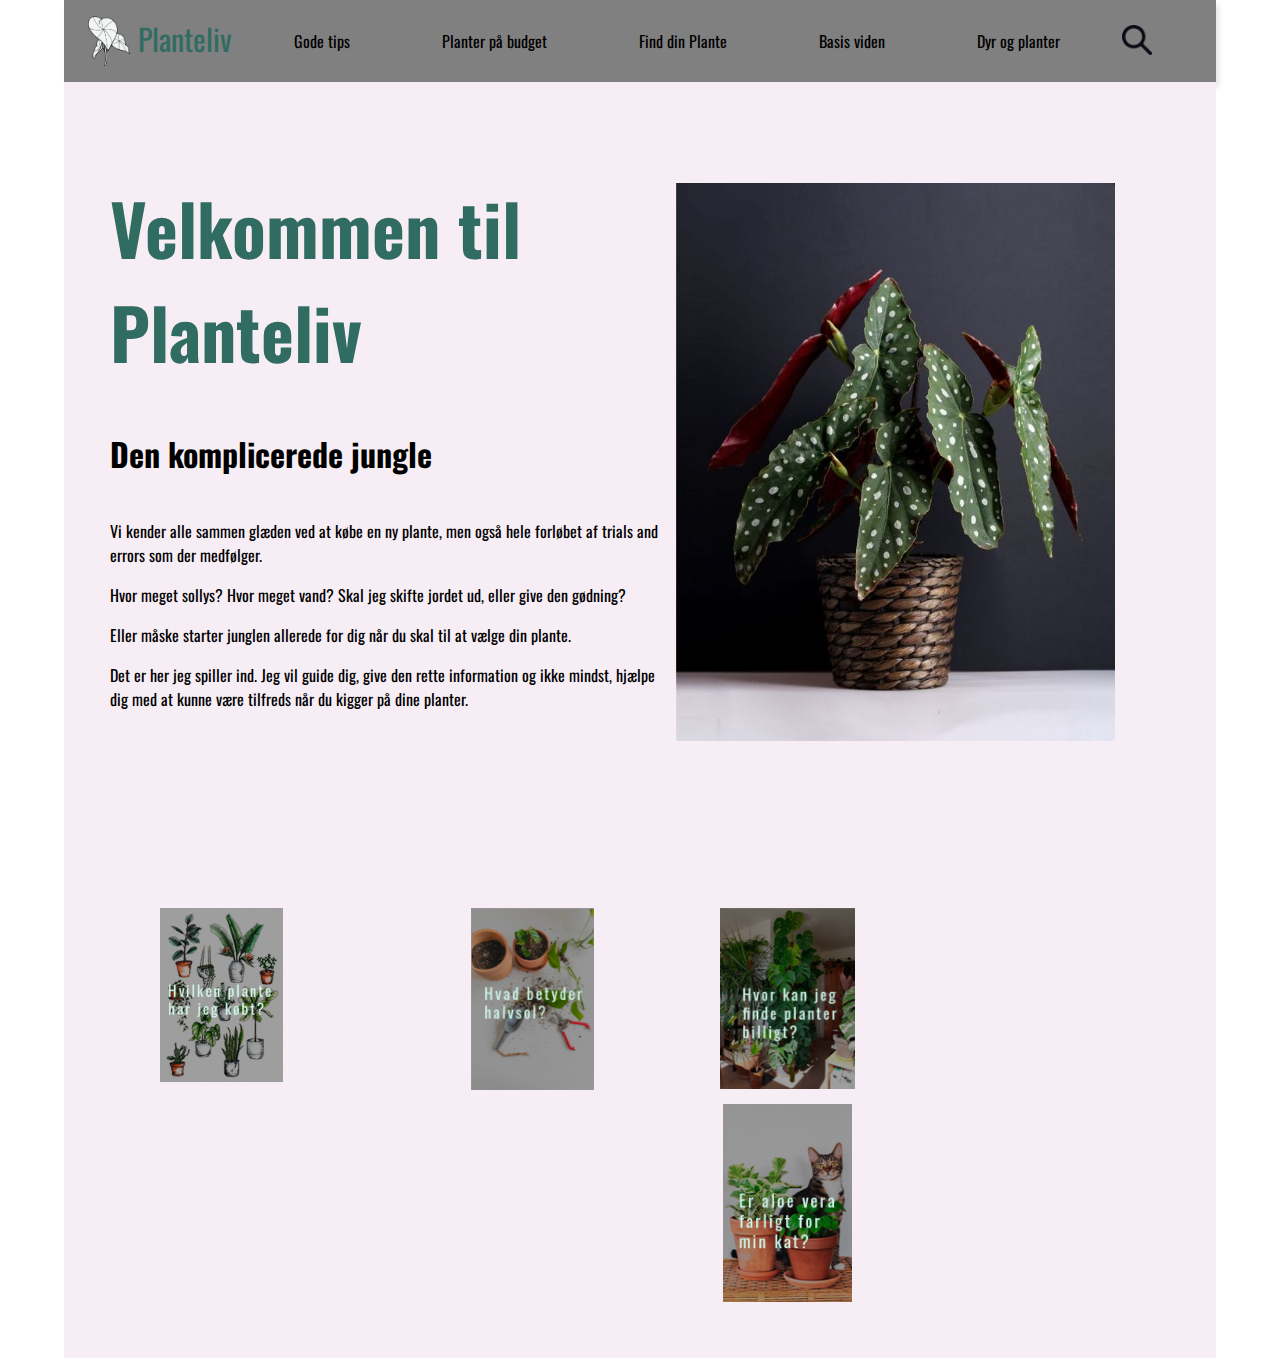
<file: index.html>
<!DOCTYPE html>
<html lang="en">

<!--This is my header. Here is a short description of my site and a link to the same site. 
    There's also the viewport which decides what area the the content can be seen in the window-->
<!--Head is a semantic tag-->

<head>
    <meta charset="UTF-8">
    <meta name="viewport" content="width=device-width, initial-scale=1.0">
    <meta name="description" content="guide til pasning af planter og hjælp">
    <title>Planteliv - din guide til planter</title>
    <link rel="stylesheet" href="css/style-forside.css">
    <meta name="keywords" content="planter,råd,tips,sol,vanding,stiklinger">
</head>

<!--This is my body where all the content for the site is-->

<body>
    <!--this is my navbar which you can click on when on the site, and it will navigate you to a subpage-->
    <!--Nav is a semantic tag-->
    <nav style="display:flex; justify-content: center;">
        <ul>
            <li>
                <a class="logo" href="/">
                    <img src="img/Begonia.nav.png" alt="Begonia-Tegning" style="width: auto; height: inherit;">
                    <span class="planteliv">Planteliv</span>
                </a>
            </li>
            <li class="hideOnMobile">
                <a href="gode-tips.html">Gode tips</a>
            </li>
            <li><a href="#">Planter på budget</a></li>
            <li><a href="#">Find din Plante</a></li>
            <li><a href="basis-viden.html">Basis viden</a></li>
            <li><a href="#">Dyr og planter</a></li>
            <li>
                <img src="img/search-icon-2048x2048-4r9dtbbw.png" alt="Search-icon" class="search-icon">
            </li>
        </ul>
    </nav>
    <div class="content">

        <img src="img/5315061d8478ba35b6e147263d2cb880.jpg" alt="begonia" class="begonia-forside">

        <!--This i my main, where all my text is. Both my header and paragraphs is found here -->
        <main>
            <!--h1 (head) is a semantic tag-->
            <h1 style="color:#306c61; font-size: 70px;">Velkommen til Planteliv</h1>
        </main>
        <!--section is a semantic tag-->
        <section class="forside">
            <h4>Den komplicerede jungle </h4>
            <p>Vi kender alle sammen glæden ved at købe en ny plante, men også hele forløbet af trials and errors
                som
                der medfølger. </p>
            <p>Hvor meget sollys? Hvor meget vand? Skal jeg skifte jordet ud, eller give den gødning? </p>
            <p>Eller måske starter junglen allerede for dig når du skal til at vælge din plante.</p>
            <p>Det er her jeg spiller ind. Jeg vil guide dig, give den rette information og ikke mindst, hjælpe dig
                med at kunne være tilfreds når du kigger på dine planter.</p>
        </section>


        <!--This is section where the pictures is, they are placed in columns and rows 
    and when you click on them they would direct you to the subtage that's relevant to it (The one with the cat didn't want to cooperate when alligned)-->
        <section class="pictures">
            <div class="row">
                <div class="column">
                    <img src="img/Skærmbillede2024-03-19kl.14.08.38.png" alt="plante" class="image-with-plante">
                </div>
                <div class="column">
                    <a href="basis-viden.html"><img src="img/Skærmbillede2024-03-19kl.18.21.17.png" alt="halvsol"
                            class="image-with-halvsol"></a>
                </div>
                <div class="column">
                    <img src="img/Skærmbillede2024-03-19kl.18.21.44.png" alt="billig" class="image-with-billig">
                </div>
                <div class="column">
                    <img src="img/Skærmbillede2024-03-19kl.14.09.53.png" alt="kat" class="image-with-cat">
                </div>
            </div>
        </section>
    </div>
</body>

</html>
</file>
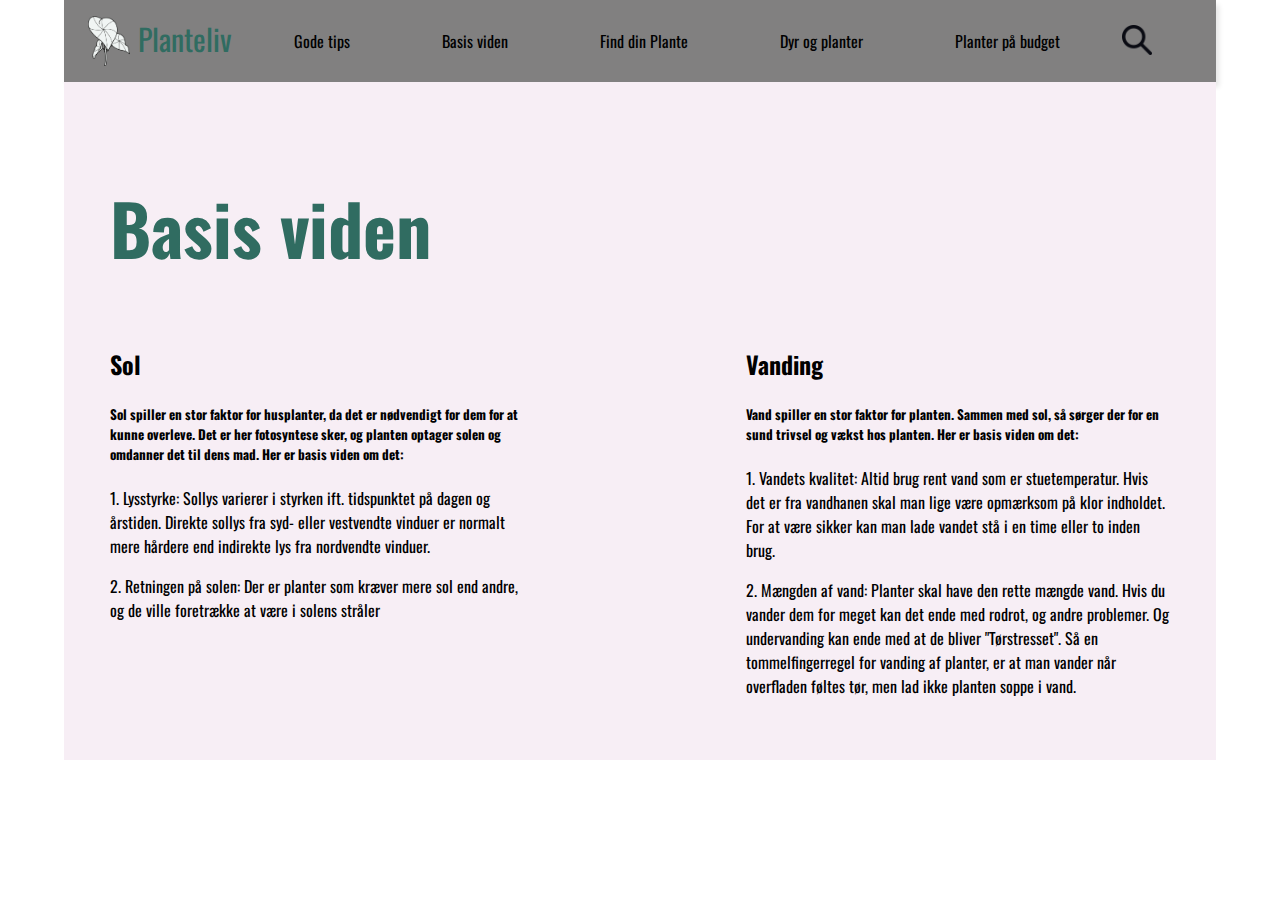
<file: basis-viden.html>
<!DOCTYPE html>
<html lang="en">
<!--This is my header. Here is a short description of my site and a link to the same site. 
    There's also the viewport which decides what area the the content can be seen in the window-->

<head>
    <meta charset="UTF-8">
    <meta name="viewport" content="width=device-width, initial-scale=1.0">
    <meta name="description" content="basis viden om planter og pasning">
    <title>Planteliv - Basis viden</title>
    <link rel="stylesheet" href="css/style-underside2.css">
    <meta name="keywords" content="planter,råd,tips,sol,vanding,viden">
</head>
<!--This is my body where all the content for the site is-->

<body>
    <!--this is my navbar which you can click on when on the site, and it will navigate you to a subpage-->
    <!--nav is semantic tag-->
    <nav style="display:flex; justify-content: center;">
        <ul>
            <li>
                <a class="logo" href="/">
                    <img src="img/Begonia.nav.png" style="width: auto; height: inherit;">
                    <span class="planteliv">Planteliv</span>
                </a>
            </li>
            <li>
                <a href="gode-tips.html">Gode tips</a>
            </li>
            <li><a href="basis-viden.html">Basis viden</a></li>
            <li><a href="#">Find din Plante</a></li>
            <li><a href="#">Dyr og planter</a></li>
            <li><a href="#">Planter på budget</a></li>
            <li>
                <img src="img/search-icon-2048x2048-4r9dtbbw.png" alt="search-icon" class="search-icon">
            </li>
        </ul>
    </nav>
    <div class="content">
        <!--This i my main, where all my text is. Both my header and paragraphs is found here. The paragraphs is placed in columns and rows -->
        <main>
            <!--h1 (head) is semantic tag-->
            <h1 alt="basis viden" class="basis-viden">Basis viden</h1>
        </main>
        <!--section is a semantic tag-->
        <section>
            <div class="row">
                <div alt="sol" class="col-content">
                    <!--h2 and h5 is a semantic tag-->
                    <h2>Sol</h2>
                    <h5>Sol spiller en stor faktor for husplanter, da det er nødvendigt for dem for at kunne overleve.
                        Det er her fotosyntese sker, og planten optager solen og omdanner det til dens mad. Her er basis
                        viden om det:
                    </h5>
                    <p>1. Lysstyrke: Sollys varierer i styrken ift. tidspunktet på dagen og årstiden. Direkte sollys fra
                        syd- eller vestvendte vinduer er normalt mere hårdere end indirekte lys fra nordvendte vinduer.
                    </p>
                    <p>2. Retningen på solen: Der er planter som kræver mere sol end andre, og de ville foretrække at
                        være i solens stråler </p>
                </div>
                <div class="col-space">
                </div>
                <div alt="vanding" class="col-content">
                    <h2>Vanding</h2>
                    <h5>Vand spiller en stor faktor for planten. Sammen med sol, så sørger der for en sund trivsel og
                        vækst hos planten. Her er basis viden om det:
                    </h5>
                    <p>1. Vandets kvalitet: Altid brug rent vand som er stuetemperatur. Hvis det er fra vandhanen skal
                        man lige være opmærksom på klor indholdet. For at være sikker kan man lade vandet stå i en time
                        eller to inden brug.</p>
                    <p>2. Mængden af vand: Planter skal have den rette mængde vand. Hvis du vander dem for meget kan det
                        ende med rodrot, og andre problemer. Og undervanding kan ende med at de bliver "Tørstresset". Så
                        en tommelfingerregel for vanding af planter, er at man vander når overfladen føltes tør, men lad
                        ikke planten soppe i vand.</p>
                </div>
            </div>
        </section>
    </div>
</body>

</html>
</file>
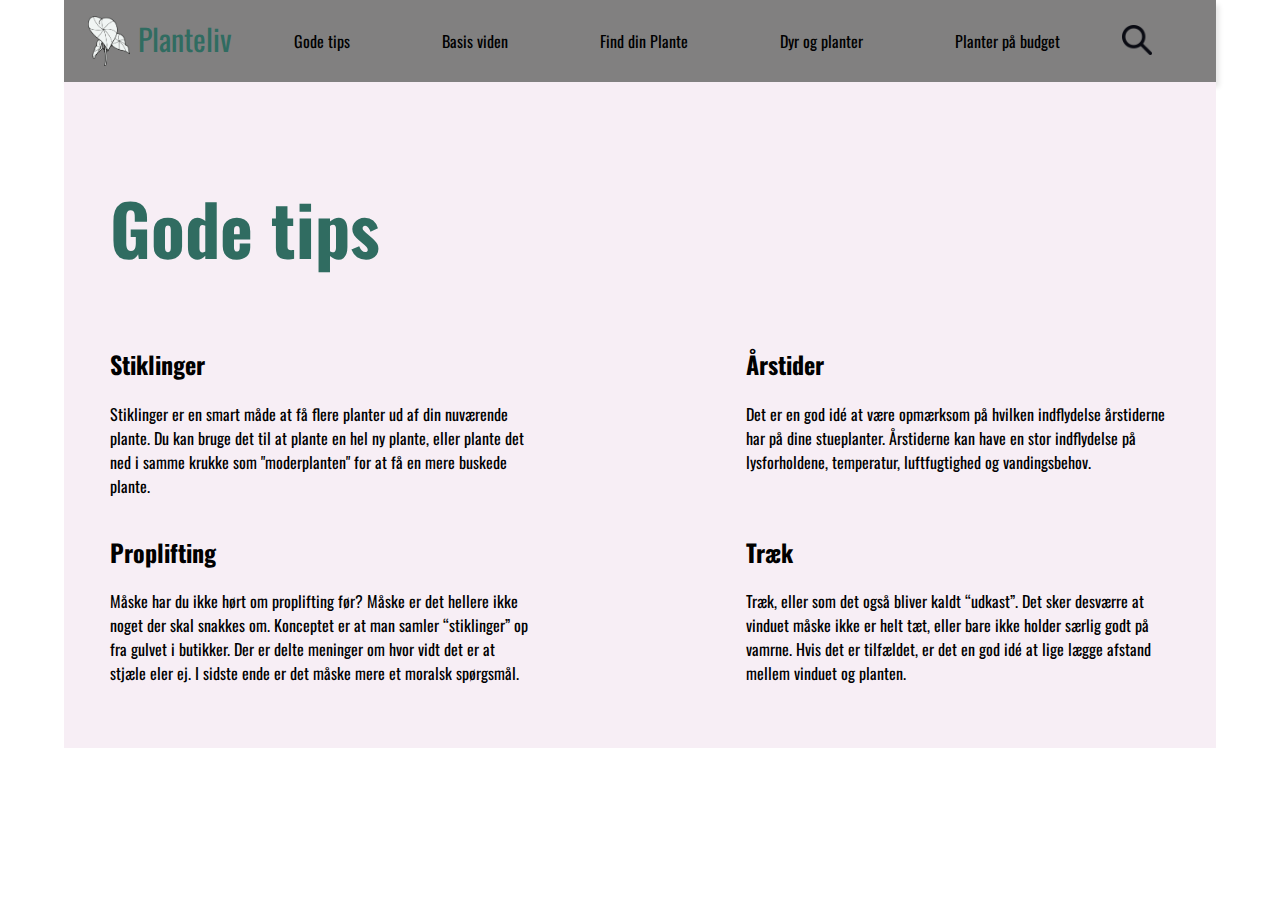
<file: gode-tips.html>
<!DOCTYPE html>
<html lang="en">
<!--This is my header. Here is a short description of my site and a link to the same site. 
    There's also the viewport which decides what area the the content can be seen in the window-->

<head>
    <meta charset="UTF-8">
    <meta name="viewport" content="width=device-width, initial-scale=1.0">
    <meta name="description" content="gode tips om pasning af planter">
    <title>Planteliv - Gode tips</title>
    <link rel="stylesheet" href="css/style-underside-1.css">
    <meta name="keywords" content="planter,råd,tips,sol,vanding,stiklinger,årstider,træk">
</head>
<!--This is my body where all the content for the site is-->

<body>
    <!--this is my navbar which you can click on when on the site, and it will navigate you to a subpage-->
    <!--nav is a semantic tag-->
    <nav style="display:flex; justify-content: center;">
        <ul>
            <li>
                <a class="logo" href="/">
                    <img src="img/Begonia.nav.png" style="width: auto; height: inherit;">
                    <span class="planteliv">Planteliv</span>
                </a>
            </li>
            <li>
                <a href="gode-tips.html">Gode tips</a>
            </li>
            <li><a href="basis-viden.html">Basis viden</a></li>
            <li><a href="#">Find din Plante</a></li>
            <li><a href="#">Dyr og planter</a></li>
            <li><a href="#">Planter på budget</a></li>
            <li>
                <img src="img/search-icon-2048x2048-4r9dtbbw.png" alt="search-icon" class="search-icon">
            </li>
        </ul>
    </nav>
    <div class="content">
        <!--This i my main, where all my text is. Both my header and paragraphs is found here. The paragraphs is placed in columns and rows -->
        <main>
            <!--h1 (head) is a semantic tag-->
            <h1 alt="gode tips" class="gode-tips">Gode tips</h1>
        </main>
        <!--Section is a semantic tag-->
        <section>
            <div class="row-content">
                <div alt="stiklinger" class="column">
                    <h2>Stiklinger</h2>
                    <p>Stiklinger er en smart måde at få flere planter ud af din nuværende plante. Du kan bruge
                        det til at plante en hel ny plante, eller plante det ned i samme krukke som "moderplanten" for
                        at få en mere buskede plante.
                    </p>
                </div>
                <div class="space-content"></div>
                <div alt="årstider" class="column">
                    <h2>Årstider</h2>
                    <p>Det er en god idé at være opmærksom på hvilken indflydelse årstiderne har på dine stueplanter.
                        Årstiderne kan have en stor indflydelse på lysforholdene, temperatur, luftfugtighed og
                        vandingsbehov.</p>
                </div>
            </div>
            <div class="row-space">
            </div>
            <div class="row-content">
                <div alt="proplifting" class="column">
                    <h2>Proplifting</h2>
                    <p>Måske har du ikke hørt om proplifting før? Måske er det hellere ikke noget der skal snakkes om.
                        Konceptet er at man samler “stiklinger” op fra gulvet i butikker. Der er
                        delte meninger om hvor vidt det er at stjæle eler ej. I sidste ende er det måske mere et
                        moralsk spørgsmål.</p>
                </div>
                <div alt="træk" class="space-content"></div>
                <div class="column">
                    <h2>Træk</h2>
                    <p>Træk, eller som det også bliver kaldt “udkast”. Det sker desværre at vinduet måske ikke
                        er helt tæt, eller bare ikke holder særlig godt på vamrne. Hvis det er tilfældet, er det en god
                        idé at lige lægge afstand mellem vinduet og planten.
                    </p>
                </div>
            </div>
        </section>
    </div>

</body>

</html>
</file>
<file: css/style-forside.css>
@import url('https://fonts.googleapis.com/css?family=Oswald');

head {
    color: #306c61;
}

body {
    font-family: "Oswald";
    margin-top: 0;
    margin-bottom: 0;
    margin-left: 5%;
    margin-right: 5%;
}

.content {
    background-color: #f7eef5;
    padding: 4%;
}

/*all of this is my navbar*/
nav {
    background-color: #110f0f87;
    box-shadow: 3px 5px 5px rgba(0, 0, 0, 0.1);
}

.nav-bod {
    display: flex;
    justify-content: center;
}

nav ul {
    width: 100%;
    list-style: none;
    display: flex;
    justify-content: flex-start;
}

nav li {
    height: 50px;
    margin-left: 1rem;
    margin-right: 1rem;
}

nav a {
    height: 100%;
    padding: 0px 30px;
    text-decoration: none;
    display: flex;
    align-items: center;
    color: black;
}

.begonia-nav {
    width: 46px;
    height: 46px;
    border-radius: 50%;
    overflow: hidden;
    margin-top: -6px;
}

nav a:hover {
    background-color: #f0f0f0;
}

.search-icon {
    width: auto;
    height: 30px;
    margin-top: 9px;
}

.planteliv {
    color: #306c61;
    font-size: 30px;
    margin-left: 0.5rem;
    width: auto;
    height: inherit;
}

.logo {
    height: 100%;
    padding: 0 !important;
    color: black;
    margin-left: -2rem;
}

/*end of navbar*/

/*the picture on the page*/
.begonia-forside {
    float: right;
    width: 439px;
    height: auto;
    padding-right: 55px;
    padding-top: 55px;
}

/*this contains my h4 and paragraphs*/
section {
    font-size: medium;
}

.forside h4 {
    font-size: 2rem;
}

/*this is the pictures on the bottom of my page*/
.pictures {
    text-align: center;
    margin-left: 40px;
    margin-right: 40px;
    margin-top: 12rem;
}

.image-with-plante {
    width: 50%;
    margin-left: -7rem;
}

.image-with-halvsol {
    width: 50%;
}

.image-with-billig {
    width: 55%;
}

.image-with-cat {
    width: 53%;

}

/*i have used columns and rows to make it easier to align the pictures*/
.column {
    float: left;
    width: 25%;
    padding: 5px;
}

.row::after {
    content: "";
    clear: both;
    display: table;
}
</file>
<file: css/style-underside2.css>
@import url('https://fonts.googleapis.com/css?family=Oswald');

head {
    color: #306c61;
}

body {
    font-family: "Oswald";
    margin-top: 0;
    margin-bottom: 0;
    margin-left: 5%;
    margin-right: 5%;
}

.content {
    background-color: #f7eef5;
    padding: 4%;
}

.basis-viden {
    color: #306c61;
    font-size: 70px;
}
/*all of this is my navbar*/
nav {

    background-color: #110f0f87;
    box-shadow: 3px 5px 5px rgba(0, 0, 0, 0.1);
    display: flex;
    justify-content: center;
}

nav ul {
    width: 100%;
    list-style: none;
    display: flex;
    justify-content: flex-start;
}


nav li {
    height: 50px;
    margin-left: 1rem;
    margin-right: 1rem;
}

.search-icon{
    width: auto;
    height: 30px;
    margin-top: 9px;
}

nav a {
    height: 100%;
    padding: 0px 30px;
    text-decoration: none;
    display: flex;
    align-items: center;
    color: black;
}

.begonia-nav {
    width: 46px;
    height: 46px;
    border-radius: 50%;
    overflow: hidden;
    margin-top: -6px;

    color: #306c61;
    font-size: 30px;
    margin-left: 0.5rem;
}

nav a:hover {
    background-color: #f0f0f0;
}

.planteliv {
    color:#306c61;
    font-size: 30px;
    margin-left: 0.5rem;
    width: auto;
    height: inherit;
}

.logo {
    height: 100%;
    padding: 0 !important;
    color: black;
    margin-left: -2rem;
}
.search-icon {
    width: auto;
    height: 30px;
    margin-top: 9px;
}
/*end of navbar*/

/*this is the paragraphs*/
.row {
    display: flex;
}

.column {
    float: left;
    width: 25%;
    padding: 5px;

}

.col-content{
    text-wrap: wrap;
    width: 40%;
}

.col-space{
    width: 20%;
}
</file>
<file: css/style-underside-1.css>
@import url('https://fonts.googleapis.com/css?family=Oswald');

/*i have changed the color of my head*/
head {
    color:#306c61;
}

body {
    font-family:"Oswald";
    margin-top: 0%;
    margin-bottom: 0%;
    margin-left: 5%;
    margin-right: 5%;
}
.content {
    background-color: #f7eef5;
    padding: 4%;
}
/*all of this is my navbar*/
nav {
    
    background-color: #110f0f87;
    box-shadow: 3px 5px 5px rgba(0, 0, 0, 0.1);
}

nav ul {
    width: 100%;
    list-style: none;
    display: flex;
    justify-content: flex-start;
}


nav li {
    height: 50px;
    margin-left: 1rem;
    margin-right: 1rem;
}

.search-icon {
    width: auto;
    height: 30px;
    margin-top: 9px;
}

nav a {
    height: 100%;
    padding: 0px 30px;
    text-decoration: none;
    display: flex;
    align-items: center;
    color: black;
}

.begonia-nav{
    width: 46px;
    height: 46px;
    border-radius: 50%;
    overflow: hidden;
    margin-top: -6px;
    width: auto;
    height: inherit;
}

.begonia-nav-nav{
    color:#306c61;
    font-size: 30px;
    margin-left: 0.5rem;
}

nav a:hover {
    background-color: #f0f0f0;
}

.planteliv {
    color:#306c61;
    font-size: 30px;
    margin-left: 0.5rem;
    width: auto;
    height: inherit;
}

.logo{
    height: 100%;
    padding: 0 !important;
    color: black;
    margin-left: -2rem;
  }
/*end of navbar*/

/*this is where my heads and paragraphs is*/
.gode-tips {
    color:#306c61;
    font-size: 70px;
}

.row-content {
    display: flex;
}
  

  .column{
    text-wrap: wrap;
    width: 40%;
}

.space-content {
    width:20%;
}

.row-space{
    height: 20%;
}

  .left {
    width: 50%;
  }
  
  .right {
    width: 50%;
  }
</file>
